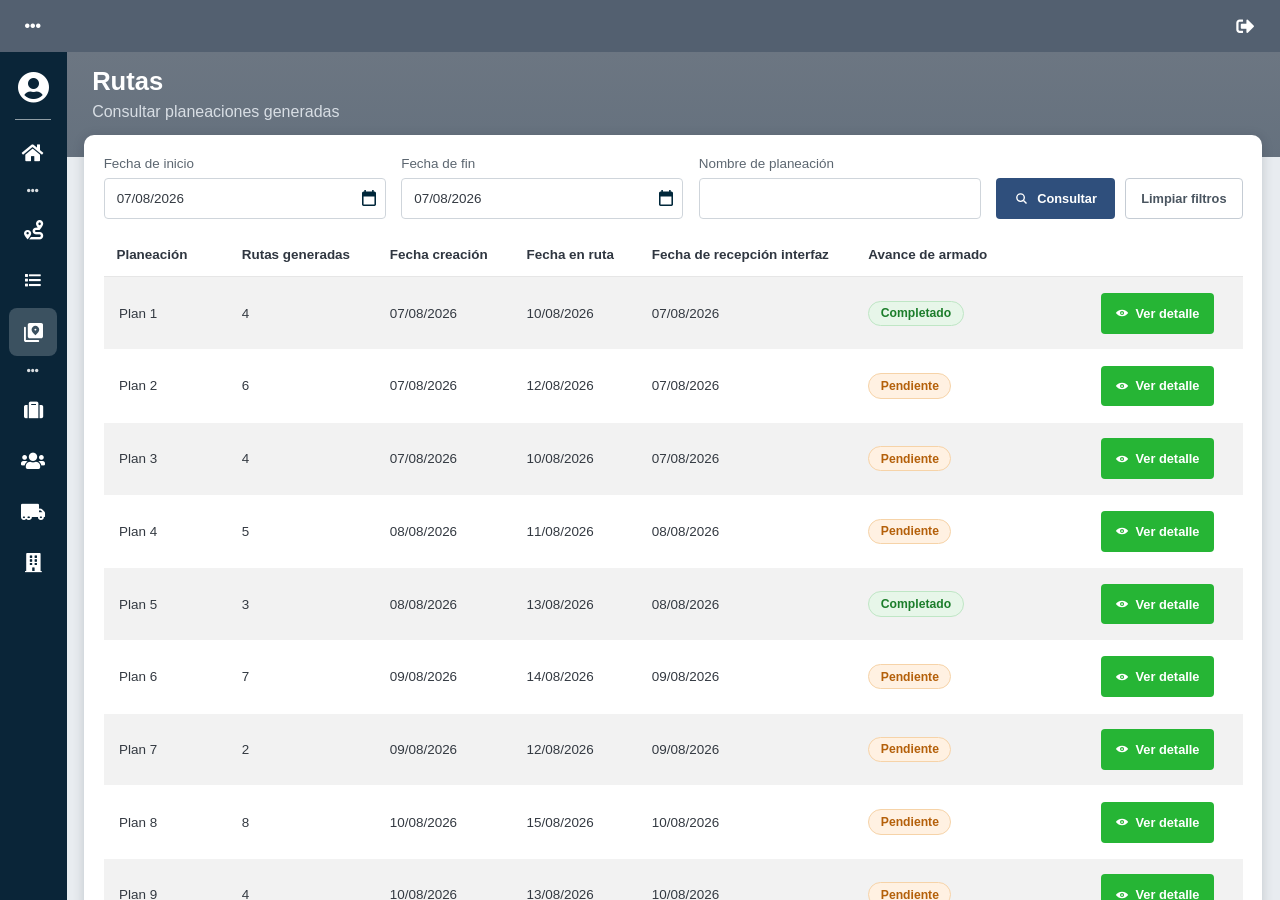
<file: index.html>
<!DOCTYPE html>
<html lang="es">
<head>
  <meta charset="UTF-8" />
  <meta name="viewport" content="width=device-width, initial-scale=1.0" />
  <title>Consultar planeaciones generadas</title>
  <link rel="stylesheet" href="sidebar-icons.css" />
  <link rel="stylesheet" href="styles.css" />
</head>
<body>
  <div class="desktop" role="img" aria-label="Ruteador - Netlogistik">
    <div class="app">
      <div class="app-chrome" aria-hidden="false">
        <div class="sidebar-top">
          <button class="icon-btn" type="button" aria-label="Menú">
            <i class="fa fa-ellipsis-h" aria-hidden="true"></i>
          </button>
        </div>
        <header class="topbar">
          <button class="icon-btn logout" type="button" aria-label="Salir">
            <i class="fa fa-sign-out-alt" aria-hidden="true"></i>
          </button>
        </header>
      </div>

      <div class="app-body">
      <aside class="sidebar" aria-label="Navegación principal">
        <nav class="sidebar-nav" aria-label="Módulos">
          <button class="nav-item nav-profile" type="button" aria-label="Perfil">
            <i class="fa fa-user-circle" aria-hidden="true"></i>
          </button>

          <div class="nav-rule" aria-hidden="true"></div>

          <button class="nav-item" type="button" aria-label="Inicio">
            <i class="fas fa-home" aria-hidden="true"></i>
          </button>

          <div class="nav-dots" aria-hidden="true" title="Rutas">
            <i class="fa fa-ellipsis-h" aria-hidden="true"></i>
          </div>

          <button class="nav-item" type="button" aria-label="Generar rutas">
            <i class="fas fa-route" aria-hidden="true"></i>
          </button>
          <button class="nav-item" type="button" aria-label="Consultar planeaciones generadas">
            <i class="fas fa-list" aria-hidden="true"></i>
          </button>
          <button class="nav-item is-active" type="button" aria-label="Mapa" aria-current="page">
            <img class="nav-icon-svg" src="icon-consultar.svg" alt="" width="18" height="18" />
          </button>

          <div class="nav-dots" aria-hidden="true" title="Configuración">
            <i class="fa fa-ellipsis-h" aria-hidden="true"></i>
          </div>

          <button class="nav-item" type="button" aria-label="Clientes">
            <i class="fas fa-suitcase" aria-hidden="true"></i>
          </button>
          <button class="nav-item" type="button" aria-label="Usuarios">
            <i class="fas fa-users" aria-hidden="true"></i>
          </button>
          <button class="nav-item" type="button" aria-label="Tipo de vehículos">
            <i class="fas fa-truck-moving" aria-hidden="true"></i>
          </button>
          <button class="nav-item" type="button" aria-label="Almacenes">
            <i class="fas fa-building" aria-hidden="true"></i>
          </button>
        </nav>
      </aside>

      <div class="main">
        <div class="main-scroll">
          <div class="page-banner" id="page-banner">
            <section class="page-header">
              <div class="page-header-text">
                <h1 id="page-title">Rutas</h1>
                <p id="page-subtitle">Consultar planeaciones generadas</p>
              </div>
              <button id="btn-regresar" class="btn-regresar" type="button" hidden>
                <svg viewBox="0 0 24 24" width="14" height="14" fill="none" stroke="currentColor" stroke-width="2.4" aria-hidden="true">
                  <path d="M15 18l-6-6 6-6"/>
                </svg>
                Regresar
              </button>
            </section>
          </div>

        <!-- Lista de planeaciones -->
        <div class="content" id="view-list">
          <div class="card">
            <form class="filters" onsubmit="return false;">
              <div class="field">
                <label for="fecha-inicio">Fecha de inicio</label>
                <div class="input-wrap">
                  <input id="fecha-inicio" type="text" value="07/08/2026" readonly />
                  <span class="input-icon" aria-hidden="true">
                    <img
                      class="icon-date"
                      src="icon-date-picker.svg"
                      alt=""
                      width="16"
                      height="18"
                    />
                  </span>
                </div>
              </div>

              <div class="field">
                <label for="fecha-fin">Fecha de fin</label>
                <div class="input-wrap">
                  <input id="fecha-fin" type="text" value="07/08/2026" readonly />
                  <span class="input-icon" aria-hidden="true">
                    <img
                      class="icon-date"
                      src="icon-date-picker.svg"
                      alt=""
                      width="16"
                      height="18"
                    />
                  </span>
                </div>
              </div>

              <div class="field field-wide">
                <label for="nombre-plan">Nombre de planeación</label>
                <div class="input-wrap">
                  <input id="nombre-plan" type="text" />
                </div>
              </div>

              <div class="field field-action">
                <label class="sr-only" for="btn-consultar">Consultar</label>
                <div class="filter-actions">
                  <button id="btn-consultar" class="btn-consultar" type="submit">
                    <svg viewBox="0 0 24 24" width="15" height="15" fill="none" stroke="currentColor" stroke-width="2.2" aria-hidden="true">
                      <circle cx="10.5" cy="10.5" r="6"/>
                      <path d="M15.2 15.2 20 20"/>
                    </svg>
                    Consultar
                  </button>
                  <button id="btn-limpiar-filtros" class="btn-limpiar" type="button">
                    Limpiar filtros
                  </button>
                </div>
              </div>
            </form>

            <div class="table-wrap">
              <table class="plans-table">
                <thead>
                  <tr>
                    <th>Planeación</th>
                    <th>Rutas generadas</th>
                    <th>Fecha creación</th>
                    <th>Fecha en ruta</th>
                    <th class="th-recep">Fecha de recepción interfaz</th>
                    <th class="th-avance">Avance de armado</th>
                    <th class="th-actions"></th>
                  </tr>
                </thead>
                <tbody id="plans-tbody"></tbody>
              </table>
            </div>

            <nav class="pagination" aria-label="Paginación de planeaciones">
              <div class="pagination-left">
                <label class="page-size-label" for="plans-page-size">
                  Registros por página
                  <select id="plans-page-size" class="page-size-select">
                    <option value="25" selected>25</option>
                    <option value="50">50</option>
                    <option value="100">100</option>
                  </select>
                </label>
                <p class="pagination-info" id="pagination-info">Mostrando 0–0 de 0</p>
              </div>
              <div class="pagination-controls">
                <button type="button" class="page-btn page-nav" id="page-prev" aria-label="Página anterior">‹</button>
                <div class="page-numbers" id="page-numbers"></div>
                <button type="button" class="page-btn page-nav" id="page-next" aria-label="Página siguiente">›</button>
              </div>
            </nav>
          </div>
        </div>

        <!-- Detalle de planeación -->
        <div class="content content-detail" id="view-detail" hidden>
          <div class="detail-stack">
            <section class="card card-compact">
              <h2 class="card-title">Indicadores de ruta</h2>
              <div class="indicators" id="detail-indicators">
                <div class="indicator">
                  <span class="indicator-label">Órdenes totales seleccionadas</span>
                  <div class="indicator-value" data-key="selected">10</div>
                </div>
                <div class="indicator">
                  <span class="indicator-label">Órdenes totales asignadas</span>
                  <div class="indicator-value" data-key="assigned">10</div>
                </div>
                <div class="indicator">
                  <span class="indicator-label">Órdenes totales divididas</span>
                  <div class="indicator-value" data-key="split">0</div>
                </div>
                <div class="indicator">
                  <span class="indicator-label">Órdenes totales descartadas</span>
                  <a
                    class="indicator-value indicator-link"
                    href="#card-discarded"
                    id="indicator-discarded-link"
                    data-key="discarded"
                  >0</a>
                </div>
                <div class="indicator">
                  <span class="indicator-label">Porcentaje de órdenes asignadas</span>
                  <div class="indicator-value" data-key="pct">100%</div>
                </div>
                <div class="indicator">
                  <span class="indicator-label">Cantidad de rutas generadas</span>
                  <div class="indicator-value" data-key="routes">2</div>
                </div>
              </div>
            </section>

            <section class="card card-compact card-routes">
              <h2 class="card-title">Rutas generadas</h2>
              <p class="routes-hint">
                <svg class="routes-hint-icon" viewBox="0 0 24 24" width="16" height="16" aria-hidden="true">
                  <circle cx="12" cy="12" r="9" fill="none" stroke="currentColor" stroke-width="1.8"/>
                  <path d="M12 10.5v6" fill="none" stroke="currentColor" stroke-width="1.8" stroke-linecap="round"/>
                  <circle cx="12" cy="7.5" r="1.1" fill="currentColor"/>
                </svg>
                <span><strong>Para que las órdenes vuelvan a estar disponibles</strong>, debes rechazar la ruta a la que están ligadas.</span>
              </p>
              <div class="routes-table-shell">
                <div class="table-wrap table-scroll routes-scroll">
                  <table class="detail-table routes-table">
                    <thead>
                      <tr>
                        <th class="th-expand"></th>
                        <th class="th-check">
                          <input type="checkbox" id="routes-check-all" aria-label="Seleccionar todas" />
                        </th>
                        <th>ID de ruta</th>
                        <th>Tipo de vehículo</th>
                        <th>Placas</th>
                        <th>Vol. máx. vehículo (m³)</th>
                        <th>Peso máx. vehículo (kg)</th>
                        <th>Vol. real de ruta (m³)</th>
                        <th>Peso real de ruta (kg)</th>
                        <th>Porcentaje de utilización por peso</th>
                        <th>Órdenes en la ruta</th>
                        <th class="th-action">Aceptar</th>
                        <th class="th-action">Rechazar</th>
                      </tr>
                    </thead>
                    <tbody id="routes-tbody"></tbody>
                  </table>
                </div>
              </div>
              <div class="detail-actions" role="toolbar" aria-label="Acciones sobre rutas seleccionadas">
                <div class="routes-bulk-actions">
                  <div class="routes-bulk-btn-wrap">
                    <span class="routes-selection-badge" data-selection-badge hidden aria-hidden="true">0</span>
                    <button type="button" class="btn-aceptar" id="btn-bulk-accept" disabled>
                      <svg viewBox="0 0 24 24" width="14" height="14" fill="none" stroke="currentColor" stroke-width="2.6" aria-hidden="true">
                        <path d="M5 12l5 5L20 7"/>
                      </svg>
                      Aceptar
                    </button>
                  </div>
                  <div class="routes-bulk-btn-wrap">
                    <span class="routes-selection-badge" data-selection-badge hidden aria-hidden="true">0</span>
                    <button type="button" class="btn-rechazar" id="btn-bulk-reject" disabled>
                      <svg viewBox="0 0 24 24" width="14" height="14" fill="none" stroke="currentColor" stroke-width="2.4" aria-hidden="true">
                        <circle cx="12" cy="12" r="9"/>
                        <path d="M8.5 8.5l7 7M15.5 8.5l-7 7"/>
                      </svg>
                      Rechazar
                    </button>
                  </div>
                </div>
              </div>
              <nav class="pagination pagination-inline" aria-label="Paginación de rutas" id="routes-pagination">
                <div class="pagination-left">
                  <label class="page-size-label" for="routes-page-size">
                    Registros por página
                    <select id="routes-page-size" class="page-size-select">
                      <option value="25" selected>25</option>
                      <option value="50">50</option>
                      <option value="100">100</option>
                    </select>
                  </label>
                  <p class="pagination-info" id="routes-pagination-info">Mostrando 0–0 de 0</p>
                </div>
                <div class="pagination-controls">
                  <button type="button" class="page-btn page-nav" id="routes-page-prev" aria-label="Página anterior">‹</button>
                  <div class="page-numbers" id="routes-page-numbers"></div>
                  <button type="button" class="page-btn page-nav" id="routes-page-next" aria-label="Página siguiente">›</button>
                </div>
              </nav>
            </section>

            <section class="card card-compact" id="card-discarded">
              <h2 class="card-title">Órdenes descartadas</h2>
              <div class="discarded-summary">
                <div class="indicator">
                  <span class="indicator-label">Total de órdenes descartadas</span>
                  <div class="indicator-value" id="discarded-total">0</div>
                </div>
                <div class="indicator">
                  <span class="indicator-label">Porcentaje de órdenes rechazadas</span>
                  <div class="indicator-value" id="discarded-pct">0%</div>
                </div>
              </div>
              <div class="table-wrap discarded-table-wrap">
                <table class="detail-table discarded-table">
                  <thead>
                    <tr>
                      <th>ID de la orden</th>
                      <th>Peso (kg)</th>
                      <th>Volumen (m³)</th>
                      <th>Clase de entrega</th>
                      <th>Familia / Familias</th>
                      <th>Razón del descarte</th>
                    </tr>
                  </thead>
                  <tbody id="discarded-tbody"></tbody>
                </table>
              </div>
              <nav class="pagination pagination-inline" aria-label="Paginación de órdenes descartadas" id="discarded-pagination">
                <div class="pagination-left">
                  <label class="page-size-label" for="discarded-page-size">
                    Registros por página
                    <select id="discarded-page-size" class="page-size-select">
                      <option value="25" selected>25</option>
                      <option value="50">50</option>
                      <option value="100">100</option>
                    </select>
                  </label>
                  <p class="pagination-info" id="discarded-pagination-info">Mostrando 0–0 de 0</p>
                </div>
                <div class="pagination-controls">
                  <button type="button" class="page-btn page-nav" id="discarded-page-prev" aria-label="Página anterior">‹</button>
                  <div class="page-numbers" id="discarded-page-numbers"></div>
                  <button type="button" class="page-btn page-nav" id="discarded-page-next" aria-label="Página siguiente">›</button>
                </div>
              </nav>
            </section>
          </div>
        </div>
        </div>
      </div>
      </div>
    </div>
  </div>

  <div class="modal-overlay" id="confirm-modal" hidden>
    <div class="modal" role="dialog" aria-modal="true" aria-labelledby="confirm-modal-title">
      <header class="modal-header">
        <div class="modal-header-text">
          <h2 class="modal-title" id="confirm-modal-title">Aceptar ruta</h2>
          <p class="modal-lead" id="confirm-modal-lead"></p>
        </div>
        <button type="button" class="modal-close" id="confirm-modal-close" aria-label="Cerrar">
          <svg viewBox="0 0 24 24" width="18" height="18" fill="none" stroke="currentColor" stroke-width="2.2" aria-hidden="true">
            <path d="M6 6l12 12M18 6L6 18"/>
          </svg>
        </button>
      </header>
      <div class="modal-body" id="confirm-modal-body"></div>
      <footer class="modal-footer">
        <button type="button" class="btn-modal-cancel" id="confirm-modal-cancel">Cancelar</button>
        <button type="button" class="btn-modal-continue" id="confirm-modal-continue">Continuar</button>
      </footer>
    </div>
  </div>

  <div class="modal-overlay" id="success-modal" hidden>
    <div class="modal modal-success" role="dialog" aria-modal="true" aria-labelledby="success-modal-title">
      <div class="success-content">
        <div class="success-icon" aria-hidden="true">
          <svg viewBox="0 0 72 72" width="72" height="72">
            <circle cx="36" cy="36" r="32" fill="none" stroke="#9fd6a8" stroke-width="3"/>
            <path d="M22 37.5l9 9 19-22" fill="none" stroke="#26b535" stroke-width="4.5" stroke-linecap="round" stroke-linejoin="round"/>
          </svg>
        </div>
        <h2 class="success-title" id="success-modal-title">¡Listo!</h2>
        <p class="success-message" id="success-modal-message">La ruta ha sido aceptada.</p>
        <button type="button" class="btn-success-ok" id="success-modal-ok">OK</button>
      </div>
    </div>
  </div>

  <script src="app.js"></script>
</body>
</html>
</file>
<file: sidebar-icons.css>
@font-face{font-family:"Font Awesome 5 Free";font-style:normal;font-weight:900;src:url("./fa-solid-900.woff2") format("woff2"),url("./fa-solid-900.woff") format("woff")}
@font-face{font-family:"Font Awesome 5 Free";font-style:normal;font-weight:400;src:url("./fa-regular-400.woff2") format("woff2"),url("./fa-regular-400.woff") format("woff")}
.fa,.fas,.far{display:inline-block;font-style:normal;font-variant:normal;text-rendering:auto;-webkit-font-smoothing:antialiased;line-height:1}
.fa,.fas{font-family:"Font Awesome 5 Free";font-weight:900}
.far{font-family:"Font Awesome 5 Free";font-weight:400}
.fa-home:before{content:"\f015"}
.fa-route:before{content:"\f4d7"}
.fa-list:before{content:"\f03a"}
.fa-map-marked:before{content:"\f59f"}
.fa-suitcase:before{content:"\f0f2"}
.fa-users:before{content:"\f0c0"}
.fa-truck-moving:before{content:"\f4df"}
.fa-building:before{content:"\f1ad"}
.fa-user-circle:before{content:"\f2bd"}
.fa-ellipsis-h:before{content:"\f141"}
.fa-sign-out-alt:before{content:"\f2f5"}
.fa-search:before{content:"\f002"}
.fa-eye:before{content:"\f06e"}
.fa-chevron-left:before{content:"\f053"}
.fa-chevron-right:before{content:"\f054"}
</file>
<file: styles.css>
/* Ruteador — prototipo fluido a pantalla completa */

:root {
  --sidebar-w: clamp(56px, 5.2vw, 78px);
  --topbar-h: clamp(40px, 4.2vw, 52px);
  --sidebar-bg: #0a2538;
  --sidebar-top: #536070;
  --banner-bg: #6c7682;
  --topbar-bg: #536070;
  --main-bg: #e8ecf0;
  --card-bg: #ffffff;
  --text-title: #ffffff;
  --text-subtitle: #d8dee4;
  --text-label: #5c6670;
  --text-body: #333941;
  --border-input: #cfd5db;
  --btn-consultar: #2f4f7c;
  --btn-consultar-hover: #274468;
  --shadow-card: 0 2px 12px rgba(20, 30, 40, 0.18);
  --font: "Segoe UI", Tahoma, Geneva, Verdana, sans-serif;
  --fs-title: clamp(22px, 2vw, 28px);
  --fs-subtitle: clamp(14px, 1.25vw, 18px);
  --fs-ui: clamp(13px, 1.05vw, 16px);
  --fs-th: clamp(13px, 1.05vw, 15px);
  --input-h: clamp(36px, 3.2vw, 44px);
  --btn-h: clamp(36px, 3.2vw, 44px);
}

*,
*::before,
*::after {
  box-sizing: border-box;
  margin: 0;
  padding: 0;
}

html,
body {
  width: 100%;
  height: 100%;
  overflow: hidden;
}

body {
  font-family: var(--font);
  background: #ffffff;
  color: var(--text-body);
  -webkit-font-smoothing: antialiased;
}

button,
input {
  font-family: inherit;
}

/* ——— Frame pantalla completa ——— */
.desktop {
  width: 100vw;
  height: 100vh;
  height: 100dvh;
  background: #ffffff;
  display: flex;
  flex-direction: column;
  overflow: hidden;
}

.app {
  flex: 1;
  min-height: 0;
  width: 100%;
  height: 100%;
  display: flex;
  flex-direction: column;
  background: var(--main-bg);
  line-height: normal;
  overflow: hidden;
}

.app-chrome {
  flex-shrink: 0;
  display: flex;
  width: 100%;
  height: var(--topbar-h);
  background: var(--topbar-bg);
  z-index: 50;
}

.app-chrome .sidebar-top {
  width: var(--sidebar-w);
  height: 100%;
  background: var(--sidebar-top);
  display: flex;
  align-items: center;
  justify-content: center;
  flex-shrink: 0;
}

.app-chrome .topbar {
  flex: 1;
  min-width: 0;
  height: 100%;
  background: var(--topbar-bg);
  display: flex;
  align-items: center;
  justify-content: flex-end;
  padding: 0 clamp(14px, 1.5vw, 24px);
  position: relative;
  z-index: 1;
}

.app-body {
  flex: 1;
  min-height: 0;
  display: flex;
  overflow: hidden;
}

/* ——— Sidebar (SVG nítido) ——— */
.sidebar {
  width: var(--sidebar-w);
  flex-shrink: 0;
  background: var(--sidebar-bg);
  display: flex;
  flex-direction: column;
  overflow: hidden;
}

.icon-btn {
  background: transparent;
  border: 0;
  color: #fff;
  width: 32px;
  height: 32px;
  display: grid;
  place-items: center;
  cursor: pointer;
  border-radius: 3px;
}

.icon-btn:hover {
  background: rgba(255, 255, 255, 0.1);
}

.sidebar-nav {
  flex: 1;
  min-height: 0;
  width: 100%;
  display: flex;
  flex-direction: column;
  align-items: center;
  gap: clamp(2px, 0.35vh, 6px);
  padding: clamp(10px, 1.2vh, 16px) 0 clamp(12px, 1.4vh, 20px);
  overflow: hidden;
}

.nav-item {
  width: clamp(38px, 4vw, 48px);
  height: clamp(38px, 4vw, 48px);
  border: 0;
  background: transparent;
  color: #fff;
  border-radius: 8px;
  display: grid;
  place-items: center;
  cursor: pointer;
  flex-shrink: 0;
  font-size: clamp(16px, 1.5vw, 20px);
}

.nav-item i {
  font-size: inherit;
  line-height: 1;
}

.nav-item .fa-list {
  font-size: 0.82em;
}

.nav-item .nav-icon-svg {
  width: clamp(16px, 1.5vw, 20px);
  height: clamp(16px, 1.5vw, 20px);
  display: block;
  object-fit: contain;
}

.nav-item.nav-profile {
  font-size: clamp(26px, 2.6vw, 32px);
}

.nav-item:hover {
  background: rgba(255, 255, 255, 0.1);
}

.nav-item.is-active {
  background: rgba(255, 255, 255, 0.2);
}

.nav-rule {
  width: clamp(28px, 3vw, 36px);
  height: 1px;
  background: rgba(255, 255, 255, 0.55);
  margin: clamp(4px, 0.6vh, 8px) 0;
  flex-shrink: 0;
}

.nav-dots {
  display: flex;
  align-items: center;
  justify-content: center;
  padding: clamp(4px, 0.6vh, 8px) 0;
  flex-shrink: 0;
  color: rgba(255, 255, 255, 0.85);
  font-size: 12px;
}

.icon-btn i {
  font-size: 16px;
  line-height: 1;
}

.logout i {
  font-size: 18px;
}

/* ——— Main ——— */
.main {
  flex: 1;
  min-width: 0;
  min-height: 0;
  display: flex;
  flex-direction: column;
  background: var(--main-bg);
  overflow: hidden;
}

.main-scroll {
  flex: 1;
  min-height: 0;
  overflow-x: hidden;
  overflow-y: auto;
  -webkit-overflow-scrolling: touch;
}

.page-banner {
  flex-shrink: 0;
  position: static;
  background: linear-gradient(
    180deg,
    var(--banner-bg) 0,
    #65717e 100%
  );
  color: var(--text-title);
}

.page-header {
  padding: clamp(10px, 1.2vw, 18px) clamp(20px, 2vw, 32px) clamp(24px, 2.8vw, 40px);
  display: flex;
  align-items: flex-start;
  justify-content: space-between;
  gap: 16px;
}

.page-header-text {
  min-width: 0;
}

.page-header h1 {
  font-size: var(--fs-title);
  font-weight: 600;
  line-height: 1.1;
  color: #fff;
}

.page-header p {
  margin-top: 6px;
  font-size: var(--fs-subtitle);
  font-weight: 400;
  line-height: 1.25;
  color: var(--text-subtitle);
}

.btn-regresar {
  height: var(--btn-h);
  min-height: var(--btn-h);
  margin-top: 4px;
  padding: 0 clamp(14px, 1.3vw, 20px);
  border: 0;
  border-radius: 4px;
  background: #e67e22;
  color: #fff;
  font-size: clamp(12.5px, 1vw, 15px);
  font-weight: 600;
  display: inline-flex;
  align-items: center;
  justify-content: center;
  gap: 6px;
  cursor: pointer;
  white-space: nowrap;
  flex-shrink: 0;
  box-sizing: border-box;
}

.btn-regresar[hidden] {
  display: none !important;
}

.btn-regresar:hover {
  background: #de7018;
}

.btn-regresar svg {
  flex-shrink: 0;
}

.content {
  flex: 0 0 auto;
  width: 100%;
  min-height: auto;
  padding: 0 clamp(12px, 1.4vw, 22px) clamp(12px, 1.4vw, 22px);
  margin-top: clamp(-22px, -2vw, -16px);
  display: flex;
  overflow: visible;
}

.content[hidden] {
  display: none !important;
}

.content-detail {
  overflow: visible;
  max-height: none;
}

.detail-stack {
  width: 100%;
  min-width: 0;
  display: flex;
  flex-direction: column;
  gap: clamp(12px, 1.2vw, 18px);
  padding-bottom: clamp(24px, 3vw, 40px);
}

.card {
  background: var(--card-bg);
  border-radius: 10px;
  box-shadow: var(--shadow-card);
  padding: clamp(16px, 1.6vw, 28px) clamp(14px, 1.5vw, 24px) clamp(12px, 1.2vw, 20px);
  width: 100%;
  min-width: 0;
  min-height: 0;
  display: flex;
  flex-direction: column;
  overflow: hidden;
}

.card-compact {
  flex: 0 0 auto;
  overflow: hidden;
  min-height: auto;
  min-width: 0;
}

.card-routes {
  display: flex;
  flex-direction: column;
  gap: 0;
  overflow: visible;
}

.card-title {
  font-size: clamp(15px, 1.2vw, 18px);
  font-weight: 600;
  color: #6a737c;
  margin-bottom: clamp(12px, 1.2vw, 18px);
}

.card-routes .card-title {
  margin-bottom: 6px;
}

.routes-hint {
  margin: 0 0 clamp(12px, 1.2vw, 18px);
  padding: 10px 12px;
  border-radius: 4px;
  background: #f7f7f7;
  border: 1px solid #ececec;
  color: #4a5560;
  font-size: clamp(12.5px, 1vw, 14px);
  line-height: 1.4;
  display: flex;
  align-items: flex-start;
  gap: 8px;
}

.routes-hint-icon {
  flex-shrink: 0;
  width: 16px;
  height: 16px;
  margin-top: 2px;
  color: #8a949e;
}

.indicators {
  display: grid;
  grid-template-columns: repeat(6, minmax(0, 1fr));
  gap: clamp(10px, 1.2vw, 18px);
  align-items: stretch;
}

.indicator {
  display: flex;
  flex-direction: column;
  gap: 8px;
  min-width: 0;
  height: 100%;
}

.indicator-label {
  font-size: clamp(12px, 1vw, 14px);
  color: #6a737c;
  font-weight: 500;
  line-height: 1.3;
  min-height: calc(1.3em * 2);
}

.indicator-value {
  background: #f0f2f4;
  border-radius: 4px;
  padding: clamp(10px, 1vw, 14px) clamp(12px, 1.1vw, 16px);
  font-size: clamp(14px, 1.15vw, 17px);
  font-weight: 600;
  color: #333941;
  text-align: center;
  margin-top: auto;
}

a.indicator-link {
  display: block;
  text-decoration: underline;
  text-underline-offset: 3px;
  color: #2f4f7c;
  cursor: pointer;
}

a.indicator-link:hover {
  color: #1f3a5c;
}

.discarded-summary {
  display: grid;
  grid-template-columns: repeat(4, minmax(0, 1fr));
  gap: clamp(10px, 1.2vw, 18px);
  margin-bottom: clamp(12px, 1.2vw, 18px);
  width: 100%;
}

#card-discarded {
  scroll-margin-top: 24px;
}

.discarded-summary .indicator:nth-child(n + 3) {
  display: none;
}

.discarded-table-wrap {
  width: 100%;
  max-width: 100%;
  overflow-x: hidden;
}

.discarded-table {
  width: 100%;
  table-layout: fixed;
}

.discarded-table thead th,
.discarded-table tbody td {
  white-space: normal;
  overflow-wrap: anywhere;
  word-break: break-word;
}

.discarded-table th:nth-child(1),
.discarded-table td:nth-child(1) { width: 12%; }
.discarded-table th:nth-child(2),
.discarded-table td:nth-child(2) { width: 10%; }
.discarded-table th:nth-child(3),
.discarded-table td:nth-child(3) { width: 10%; }
.discarded-table th:nth-child(4),
.discarded-table td:nth-child(4) { width: 14%; }
.discarded-table th:nth-child(5),
.discarded-table td:nth-child(5) { width: 18%; }
.discarded-table th:nth-child(6),
.discarded-table td:nth-child(6) { width: 36%; }

.discarded-table .td-discard-reason {
  white-space: normal;
  max-width: none;
  line-height: 1.35;
}

.table-scroll {
  overflow-x: auto;
  overflow-y: visible;
  -webkit-overflow-scrolling: touch;
  max-width: 100%;
}

.routes-table-shell {
  width: 100%;
  min-width: 0;
  max-width: 100%;
  border: 1px solid #e6eaf0;
  border-radius: 8px;
  background: #fff;
  overflow: hidden;
}

.routes-scroll {
  width: 100%;
  min-width: 0;
  max-width: 100%;
  display: block;
  --routes-viewport-w: 100%;
}

.detail-table {
  width: 100%;
  border-collapse: collapse;
  border-spacing: 0;
  font-size: var(--fs-ui);
  background: #fff;
}

.routes-table {
  width: max-content;
  min-width: 100%;
  border-collapse: separate;
  border-spacing: 0;
}

.detail-table thead th {
  text-align: left;
  font-weight: 700;
  color: #2f3640;
  font-size: clamp(12px, 0.95vw, 14px);
  line-height: 1.25;
  padding: clamp(8px, 0.8vw, 12px) clamp(8px, 0.8vw, 12px);
  white-space: nowrap;
  border: 0;
  border-bottom: 1px solid #e6e6e6;
  background: #fff;
}

.detail-table tbody tr td {
  padding: clamp(10px, 1vw, 14px) clamp(8px, 0.8vw, 12px);
  color: #333941;
  vertical-align: middle;
  white-space: nowrap;
  border: 0;
  border-bottom: 1px solid #fff;
  font-size: clamp(12px, 1vw, 14px);
}

.detail-table tbody tr:nth-child(odd):not(.route-expand-row):not(.route-row) td {
  background: #f2f2f2;
}

.detail-table tbody tr:nth-child(even):not(.route-expand-row):not(.route-row) td {
  background: #ffffff;
}

.routes-table tbody tr.route-row.is-odd td {
  background: #f2f2f2;
}

.routes-table tbody tr.route-row.is-even td {
  background: #ffffff;
}

.detail-table .th-expand,
.detail-table .td-expand {
  width: 36px;
  min-width: 36px;
  max-width: 36px;
  text-align: center;
  padding-left: 6px;
  padding-right: 4px;
}

.detail-table .th-check,
.detail-table .td-check {
  width: 36px;
  min-width: 36px;
  max-width: 36px;
  text-align: center;
}

/* Columnas fijas: expand + checkbox */
.routes-table .th-expand,
.routes-table .td-expand {
  position: sticky;
  left: 0;
  z-index: 3;
  background: #fff;
  box-shadow: 1px 0 0 #e6e6e6;
}

.routes-table .th-check,
.routes-table .td-check {
  position: sticky;
  left: 36px;
  z-index: 3;
  background: #fff;
  box-shadow: 2px 0 4px rgba(20, 30, 40, 0.08);
}

.routes-table thead .th-expand,
.routes-table thead .th-check {
  z-index: 4;
  background: #fff;
}

.routes-table tbody tr.route-row.is-odd .td-expand,
.routes-table tbody tr.route-row.is-odd .td-check {
  background: #f2f2f2;
}

.routes-table tbody tr.route-row.is-even .td-expand,
.routes-table tbody tr.route-row.is-even .td-check {
  background: #ffffff;
}

.detail-table input[type="checkbox"] {
  width: 15px;
  height: 15px;
  cursor: pointer;
  accent-color: #2f4f7c;
}

.btn-expand {
  width: 28px;
  height: 28px;
  border: 0;
  border-radius: 4px;
  background: transparent;
  color: #4a5560;
  display: inline-grid;
  place-items: center;
  cursor: pointer;
  padding: 0;
}

.btn-expand:hover {
  background: rgba(0, 0, 0, 0.06);
}

.btn-expand svg {
  transition: transform 0.15s ease;
}

.btn-expand.is-open svg {
  transform: rotate(90deg);
}

.td-orders-count {
  font-variant-numeric: tabular-nums;
  font-weight: 400;
  font-size: inherit;
  color: #333941;
  text-decoration: none;
}

.detail-table .th-action,
.detail-table .td-action {
  text-align: center;
  white-space: nowrap;
}

.btn-aceptar,
.btn-rechazar {
  height: var(--btn-h);
  min-height: var(--btn-h);
  padding: 0 clamp(12px, 1.1vw, 16px);
  border: 0;
  border-radius: 4px;
  color: #fff;
  font-size: clamp(12.5px, 1vw, 15px);
  font-weight: 600;
  display: inline-flex;
  align-items: center;
  justify-content: center;
  gap: 7px;
  cursor: pointer;
  white-space: nowrap;
  box-sizing: border-box;
}

.td-action .btn-aceptar,
.td-action .btn-rechazar {
  height: clamp(32px, 2.8vw, 38px);
  min-height: clamp(32px, 2.8vw, 38px);
  padding: 0 clamp(10px, 0.9vw, 14px);
  font-size: clamp(12px, 0.95vw, 14px);
}

.btn-aceptar {
  background: #26b535;
}

.btn-aceptar:hover:not(:disabled) {
  background: #1f9e2e;
}

.btn-rechazar {
  background: #e53935;
  box-shadow: 0 1px 0 rgba(0, 0, 0, 0.08);
}

.btn-rechazar:hover:not(:disabled) {
  background: #c62828;
}

.btn-aceptar:disabled,
.btn-rechazar:disabled {
  opacity: 0.45;
  cursor: not-allowed;
  box-shadow: none;
}

.btn-aceptar svg,
.btn-rechazar svg {
  flex-shrink: 0;
}

.detail-actions {
  display: flex;
  flex-direction: row;
  align-items: flex-start;
  justify-content: flex-start;
  gap: 10px;
  margin-top: clamp(12px, 1.1vw, 16px);
  padding: 0;
  background: transparent;
  border: 0;
  border-radius: 0;
  overflow: visible;
}

.routes-bulk-actions {
  display: inline-flex;
  align-items: center;
  justify-content: flex-start;
  gap: 10px;
  flex-wrap: nowrap;
  max-width: 100%;
  overflow: visible;
  margin-top: 8px;
  margin-right: 0;
}

.routes-bulk-btn-wrap {
  position: relative;
  display: inline-flex;
  overflow: visible;
}

.routes-selection-badge {
  position: absolute;
  top: 0;
  right: 0;
  z-index: 2;
  display: inline-flex;
  align-items: center;
  justify-content: center;
  min-width: 22px;
  height: 22px;
  padding: 0 6px;
  border-radius: 999px;
  background: #e53935;
  color: #fff;
  font-size: 11px;
  font-weight: 700;
  font-variant-numeric: tabular-nums;
  line-height: 1;
  box-shadow: 0 1px 3px rgba(0, 0, 0, 0.22);
  transform: translate(40%, -40%);
  pointer-events: none;
}

.routes-selection-badge[hidden] {
  display: none !important;
}

/* max-width:0 evita que el contenido del expand infle la tabla a ~1e6px */
.route-expand-row > td {
  background: #fff !important;
  white-space: normal !important;
  padding: 0 !important;
  border-bottom: 1px solid #e6e6e6 !important;
  overflow: visible !important;
  max-height: none !important;
  max-width: 0;
  vertical-align: top;
}

.route-orders-panel {
  position: sticky;
  left: 0;
  box-sizing: border-box;
  width: var(--routes-viewport-w, 100%);
  max-width: var(--routes-viewport-w, 100%);
  padding: 10px 12px 12px;
  background: #fff;
  overflow: visible;
  max-height: none;
}

.route-orders-heading {
  display: flex;
  flex-direction: row;
  flex-wrap: nowrap;
  align-items: baseline;
  gap: 10px;
  margin-bottom: 10px;
  padding: 0 2px 8px;
  border-bottom: 1px solid #e6e6e6;
}

.route-orders-title {
  font-size: clamp(13px, 1.05vw, 15px);
  font-weight: 700;
  color: #2f3640;
  line-height: 1.2;
  white-space: nowrap;
}

.route-orders-subtitle {
  font-size: clamp(12px, 0.95vw, 13px);
  color: #6a737c;
  font-weight: 500;
  line-height: 1.2;
  white-space: nowrap;
}

.stops-list {
  display: flex;
  flex-direction: column;
  gap: 10px;
  border: 0;
  overflow: visible;
  max-height: none;
}

.stop-block {
  background: #fff;
  border: 1px solid #e6e6e6;
  border-radius: 0;
  overflow: visible;
  max-height: none;
  box-shadow: none;
}

.stop-header {
  display: flex;
  flex-wrap: nowrap;
  align-items: center;
  gap: 10px;
  padding: 8px 12px;
  background: #f2f2f2;
  border-bottom: 1px solid #e6e6e6;
  min-width: 0;
}

.stop-destination-label {
  font-size: 11px;
  font-weight: 700;
  color: #6a737c;
  text-transform: none;
  letter-spacing: 0.02em;
  line-height: 1;
  white-space: nowrap;
  flex-shrink: 0;
}

.stop-destination {
  flex: 0 1 auto;
  min-width: 0;
  font-size: clamp(12px, 1vw, 14px);
  font-weight: 600;
  color: #333941;
  line-height: 1.2;
  white-space: nowrap;
  overflow: hidden;
  text-overflow: ellipsis;
}

.stop-orders-count {
  margin-top: 0;
  margin-left: 0;
  font-size: clamp(12px, 0.95vw, 13px);
  color: #6a737c;
  font-weight: 500;
  line-height: 1;
  white-space: nowrap;
  flex: 0 0 auto;
}

.orders-table-wrap {
  width: 100%;
  max-width: 100%;
  overflow-x: auto;
  overflow-y: visible;
  max-height: none;
}

.orders-table {
  width: max-content;
  min-width: 100%;
  max-width: none;
  table-layout: auto;
  border-collapse: collapse;
  border-spacing: 0;
  background: #fff;
  font-size: var(--fs-ui);
}

.route-orders-panel .orders-table thead th {
  text-align: left;
  font-weight: 700;
  color: #2f3640;
  font-size: clamp(12px, 0.95vw, 13px);
  line-height: 1.2;
  padding: 8px 10px;
  border: 0;
  border-bottom: 1px solid #e6e6e6;
  white-space: nowrap;
  background: #fff;
  vertical-align: middle;
}

.route-orders-panel .orders-table tbody td {
  padding: 8px 10px;
  border: 0;
  border-bottom: 1px solid #fff;
  white-space: nowrap !important;
  overflow: visible;
  word-break: normal;
  color: #333941;
  vertical-align: middle;
  font-size: clamp(12px, 1vw, 14px);
  line-height: 1.2;
  max-width: none;
}

.orders-table tbody tr:last-child td {
  border-bottom: 0;
}

.orders-table tbody tr:nth-child(odd) td {
  background: #f2f2f2;
}

.orders-table tbody tr:nth-child(even) td {
  background: #ffffff;
}

.orders-table tbody tr.is-child td {
  background: #eef2f7;
  color: #333941;
}

.orders-table .td-order-id {
  font-weight: 700;
  font-variant-numeric: tabular-nums;
  color: #2f3640;
}

.order-badge {
  display: inline-flex;
  align-items: center;
  min-height: 20px;
  padding: 0 8px;
  border-radius: 4px;
  font-size: 11px;
  font-weight: 700;
  line-height: 1;
  white-space: nowrap;
}

.order-badge-child {
  background: #2f4f7c;
  color: #fff;
}

.order-badge-plain {
  background: #e8ebef;
  color: #4a5560;
}

.pagination-inline {
  margin-top: clamp(10px, 1vw, 14px);
}

@media (max-width: 700px) {
  .stop-header {
    gap: 8px;
  }

  .detail-actions {
    align-items: flex-start;
  }

  .routes-bulk-actions {
    display: inline-flex;
    width: auto;
  }

  .routes-bulk-actions .btn-aceptar,
  .routes-bulk-actions .btn-rechazar {
    flex: 0 0 auto;
  }
}

@media (max-width: 1100px) {
  .indicators {
    grid-template-columns: repeat(3, minmax(0, 1fr));
  }
}

@media (max-width: 900px) {
  .indicators {
    grid-template-columns: 1fr 1fr;
  }

  .discarded-summary {
    grid-template-columns: 1fr 1fr;
  }
}

@media (max-width: 560px) {
  .indicators,
  .discarded-summary {
    grid-template-columns: 1fr;
  }

  .page-header {
    flex-direction: column;
    align-items: stretch;
  }

  .btn-regresar {
    align-self: flex-start;
  }
}

/* ——— Filters ——— */
.filters {
  display: grid;
  grid-template-columns: minmax(0, 1fr) minmax(0, 1fr) minmax(0, 1fr) auto;
  gap: clamp(10px, 1vw, 16px) clamp(12px, 1.2vw, 20px);
  align-items: end;
  margin-bottom: clamp(14px, 1.4vw, 22px);
  width: 100%;
  flex-shrink: 0;
}

.filter-actions {
  display: flex;
  align-items: center;
  gap: 10px;
  flex-wrap: wrap;
}

.btn-limpiar {
  height: var(--btn-h);
  min-height: var(--btn-h);
  padding: 0 clamp(14px, 1.2vw, 18px);
  border: 1px solid #c5ccd4;
  border-radius: 4px;
  background: #fff;
  color: #4a5560;
  font-size: clamp(12.5px, 1vw, 15px);
  font-weight: 600;
  display: inline-flex;
  align-items: center;
  justify-content: center;
  cursor: pointer;
  white-space: nowrap;
  box-sizing: border-box;
}

.btn-limpiar:hover {
  background: #f3f5f7;
  border-color: #aeb6bf;
}

.field {
  display: flex;
  flex-direction: column;
  gap: 7px;
  min-width: 0;
}

.field label {
  font-size: var(--fs-ui);
  color: var(--text-label);
  font-weight: 500;
}

.input-wrap {
  position: relative;
  display: flex;
  align-items: center;
  min-width: 0;
}

.input-wrap input {
  width: 100%;
  min-width: 0;
  height: var(--input-h);
  border: 1px solid var(--border-input);
  border-radius: 4px;
  padding: 0 36px 0 12px;
  font-size: var(--fs-ui);
  color: var(--text-body);
  background: #fff;
  outline: none;
}

.field-wide .input-wrap input {
  padding-right: 12px;
}

.input-icon {
  position: absolute;
  right: 10px;
  color: #3a4652;
  display: grid;
  place-items: center;
  pointer-events: none;
}

.input-icon .icon-date {
  width: 14px;
  height: 16px;
  display: block;
  object-fit: contain;
}

.btn-consultar {
  height: var(--btn-h);
  min-height: var(--btn-h);
  padding: 0 clamp(16px, 1.4vw, 22px);
  border: 0;
  border-radius: 4px;
  background: var(--btn-consultar);
  color: #fff;
  font-size: clamp(12.5px, 1vw, 15px);
  font-weight: 600;
  display: inline-flex;
  align-items: center;
  justify-content: center;
  gap: 8px;
  cursor: pointer;
  white-space: nowrap;
  box-sizing: border-box;
}

.btn-consultar:hover {
  background: var(--btn-consultar-hover);
}

.sr-only {
  position: absolute;
  width: 1px;
  height: 1px;
  padding: 0;
  margin: -1px;
  overflow: hidden;
  clip: rect(0, 0, 0, 0);
  border: 0;
}

/* ——— Table ——— */
.table-wrap {
  width: 100%;
  min-width: 0;
  flex: 0 0 auto;
  overflow: visible;
}

.table-wrap.table-scroll {
  overflow-x: auto;
  overflow-y: visible;
}

.plans-table {
  width: 100%;
  table-layout: fixed;
  border-collapse: collapse;
  border-spacing: 0;
  font-size: var(--fs-ui);
  background: #fff;
}

.plans-table th:nth-child(1),
.plans-table td:nth-child(1) { width: 11%; }
.plans-table th:nth-child(2),
.plans-table td:nth-child(2) { width: 13%; }
.plans-table th:nth-child(3),
.plans-table td:nth-child(3) { width: 12%; }
.plans-table th:nth-child(4),
.plans-table td:nth-child(4) { width: 11%; }
.plans-table th:nth-child(5),
.plans-table td:nth-child(5) { width: 19%; }
.plans-table th:nth-child(6),
.plans-table td:nth-child(6) { width: 19%; }
.plans-table th:nth-child(7),
.plans-table td:nth-child(7) { width: clamp(120px, 12vw, 160px); }

.plans-table thead tr {
  background: #fff;
}

.plans-table thead th {
  text-align: left;
  font-weight: 700;
  color: #2f3640;
  font-size: var(--fs-th);
  line-height: 1.25;
  padding: clamp(8px, 0.8vw, 12px) clamp(10px, 1vw, 14px) clamp(10px, 1vw, 14px);
  white-space: nowrap;
  overflow: visible;
  border: 0;
  border-bottom: 1px solid #e6e6e6;
  background: #fff;
}

.plans-table thead th.th-recep {
  white-space: nowrap;
}

.plans-table tbody tr td {
  padding: clamp(12px, 1.2vw, 18px) clamp(10px, 1vw, 14px);
  color: #333941;
  vertical-align: middle;
  white-space: nowrap;
  overflow: hidden;
  font-size: var(--fs-ui);
  font-weight: 400;
  border: 0;
  border-bottom: 1px solid #fff;
}

.plans-table tbody tr:nth-child(odd) td {
  background: #f2f2f2;
}

.plans-table tbody tr:nth-child(even) td {
  background: #ffffff;
}

.plans-table tbody tr td:first-child {
  padding-left: clamp(12px, 1.2vw, 18px);
}

.plans-table tbody tr td:last-child {
  text-align: center;
  overflow: visible;
}

.plans-table tbody tr td:nth-child(6) {
  text-align: left;
}

.progress {
  display: flex;
  flex-direction: column;
  align-items: center;
  justify-content: center;
  gap: 7px;
  width: 100%;
  max-width: clamp(100px, 10vw, 140px);
  margin: 0 auto;
}

.progress-compact {
  max-width: clamp(120px, 14vw, 180px);
  gap: 5px;
}

.progress-label {
  font-size: clamp(12px, 1vw, 14px);
  font-weight: 600;
  color: #4a5560;
  line-height: 1;
  text-align: center;
}

.progress-track {
  width: 100%;
  height: clamp(8px, 0.85vw, 11px);
  background: #ebebeb;
  border: 1px solid #fff;
  border-radius: 999px;
  overflow: hidden;
  box-shadow:
    0 0 0 1px rgba(0, 0, 0, 0.04),
    inset 0 1px 1px rgba(0, 0, 0, 0.06);
}

.progress-fill {
  height: 100%;
  border-radius: 999px;
}

.fill-green {
  background: #26b535;
}

.fill-blue {
  background: #455b73;
}

.fill-empty {
  width: 5px;
  background: #b0b0b0;
}

.chip-avance {
  display: inline-flex;
  align-items: center;
  min-height: clamp(22px, 2vw, 26px);
  padding: 0 clamp(10px, 0.9vw, 14px);
  border: 1px solid transparent;
  border-radius: 999px;
  font-size: clamp(11px, 0.95vw, 13px);
  font-weight: 700;
  line-height: 1;
  white-space: nowrap;
}

.chip-avance-done {
  background: #e7f6e9;
  border-color: #bfe6c5;
  color: #1c7d2b;
}

.chip-avance-pending {
  background: #fff1e2;
  border-color: #f6d3a8;
  color: #b4600a;
}

.btn-detalle {
  height: var(--btn-h);
  min-height: var(--btn-h);
  padding: 0 clamp(12px, 1.1vw, 16px);
  border: 0;
  border-radius: 4px;
  background: #26b535;
  color: #fff;
  font-size: clamp(12.5px, 1vw, 15px);
  font-weight: 600;
  display: inline-flex;
  align-items: center;
  justify-content: center;
  gap: 6px;
  cursor: pointer;
  white-space: nowrap;
  box-sizing: border-box;
}

.btn-detalle:hover {
  background: #1f9e2e;
}

.btn-detalle svg {
  flex-shrink: 0;
  width: clamp(14px, 1.1vw, 18px);
  height: clamp(14px, 1.1vw, 18px);
}

/* ——— Paginación ——— */
.pagination {
  display: flex;
  align-items: center;
  justify-content: flex-end;
  gap: 16px;
  flex-shrink: 0;
  margin-top: clamp(8px, 0.8vw, 12px);
  padding-top: clamp(8px, 0.8vw, 12px);
  border-top: 1px solid #e8e8e8;
  line-height: normal;
  position: relative;
  flex-wrap: wrap;
}

.pagination-left {
  display: flex;
  align-items: center;
  gap: 14px;
  flex-wrap: wrap;
  min-width: 0;
}

.page-size-label {
  display: inline-flex;
  align-items: center;
  gap: 8px;
  font-size: clamp(12px, 1vw, 14px);
  color: #5c6670;
  font-weight: 500;
  white-space: nowrap;
}

.page-size-select {
  height: var(--btn-h);
  min-height: var(--btn-h);
  min-width: 72px;
  padding: 0 28px 0 10px;
  border: 1px solid #d0d5db;
  border-radius: 4px;
  background: #fff url("data:image/svg+xml,%3Csvg xmlns='http://www.w3.org/2000/svg' width='12' height='8' viewBox='0 0 12 8'%3E%3Cpath fill='%235c6670' d='M1 1l5 5 5-5'/%3E%3C/svg%3E") no-repeat right 10px center;
  color: #333941;
  font-size: clamp(12.5px, 1vw, 14px);
  font-weight: 600;
  appearance: none;
  cursor: pointer;
  box-sizing: border-box;
}

.page-size-select:hover,
.page-size-select:focus {
  border-color: #b8c0c8;
  outline: none;
}

.pagination-info {
  font-size: clamp(12px, 1vw, 14px);
  color: #5c6670;
  white-space: nowrap;
  margin: 0;
}

.pagination-controls {
  display: flex;
  align-items: center;
  gap: 6px;
}

.page-numbers {
  display: flex;
  align-items: center;
  gap: 4px;
}

.page-btn {
  min-width: var(--btn-h);
  width: var(--btn-h);
  height: var(--btn-h);
  min-height: var(--btn-h);
  padding: 0;
  border: 1px solid #d0d5db;
  border-radius: 4px;
  background: #fff;
  color: #333941;
  font-size: clamp(12.5px, 1vw, 15px);
  font-weight: 600;
  cursor: pointer;
  display: inline-flex;
  align-items: center;
  justify-content: center;
  box-sizing: border-box;
}

.page-btn.page-nav {
  font-size: clamp(18px, 1.5vw, 22px);
  font-weight: 500;
  line-height: 1;
}

.page-btn:hover:not(:disabled):not(.is-active) {
  background: #f3f5f7;
  border-color: #b8c0c8;
}

.page-btn.is-active {
  background: #2f4f7c;
  border-color: #2f4f7c;
  color: #fff;
  cursor: default;
}

.page-btn:disabled {
  opacity: 0.4;
  cursor: not-allowed;
}

@media (max-width: 900px) {
  .filters {
    grid-template-columns: 1fr 1fr;
  }

  .field-action {
    grid-column: 1 / -1;
  }

  .pagination {
    flex-direction: column;
    align-items: flex-end;
    gap: 10px;
  }

  .pagination-left {
    justify-content: flex-end;
  }

  .pagination-controls {
    margin-left: 0;
    justify-content: flex-end;
  }
}

/* ——— Modal de confirmación ——— */
.modal-overlay {
  position: fixed;
  inset: 0;
  z-index: 1000;
  display: grid;
  place-items: center;
  padding: 24px;
  background: rgba(20, 30, 40, 0.45);
}

.modal-overlay[hidden] {
  display: none !important;
}

.modal {
  width: min(560px, 100%);
  background: #fff;
  border-radius: 6px;
  box-shadow: 0 12px 40px rgba(20, 30, 40, 0.28);
  display: flex;
  flex-direction: column;
  max-height: min(90vh, 640px);
  overflow: hidden;
}

.modal-header {
  display: flex;
  align-items: flex-start;
  justify-content: space-between;
  gap: 16px;
  padding: 22px 24px 18px;
  border-bottom: 1px solid #e6e6e6;
}

.modal-header-text {
  min-width: 0;
  flex: 1;
}

.modal-title {
  font-size: clamp(18px, 1.5vw, 22px);
  font-weight: 700;
  color: #2f3640;
  line-height: 1.25;
  margin: 0;
}

.modal-lead {
  margin-top: 10px;
  font-size: clamp(13px, 1.05vw, 15px);
  color: #5c6670;
  line-height: 1.45;
}

.modal-lead:empty {
  display: none;
}

.modal-lead strong {
  color: #2f3640;
  font-weight: 700;
}

.modal-close {
  flex-shrink: 0;
  width: 32px;
  height: 32px;
  border: 0;
  background: transparent;
  color: #6a737c;
  border-radius: 4px;
  display: grid;
  place-items: center;
  cursor: pointer;
}

.modal-close:hover {
  background: #f2f4f6;
  color: #2f3640;
}

.modal-body {
  padding: 18px 24px;
  color: #333941;
  font-size: clamp(14px, 1.15vw, 16px);
  line-height: 1.55;
  overflow: auto;
}

.modal-body p {
  margin: 0;
}

.modal-body p + p {
  margin-top: 14px;
}

.modal-footer {
  display: flex;
  align-items: center;
  justify-content: flex-end;
  gap: 10px;
  padding: 16px 24px 20px;
  border-top: 1px solid #e6e6e6;
}

.btn-modal-cancel,
.btn-modal-continue {
  height: var(--btn-h);
  min-height: var(--btn-h);
  padding: 0 18px;
  border-radius: 4px;
  font-size: clamp(12.5px, 1vw, 15px);
  font-weight: 600;
  cursor: pointer;
  display: inline-flex;
  align-items: center;
  justify-content: center;
  box-sizing: border-box;
}

.btn-modal-cancel {
  border: 1px solid #cfd5db;
  background: #fff;
  color: #333941;
}

.btn-modal-cancel:hover {
  background: #f3f5f7;
  border-color: #b8c0c8;
}

.btn-modal-continue {
  border: 0;
  background: #2f4f7c;
  color: #fff;
}

.btn-modal-continue:hover {
  background: #274468;
}

/* ——— Modal de éxito ——— */
.modal-success {
  width: min(420px, 100%);
  border-radius: 8px;
}

.success-content {
  display: flex;
  flex-direction: column;
  align-items: center;
  text-align: center;
  padding: 36px 28px 28px;
  gap: 14px;
}

.success-icon {
  display: grid;
  place-items: center;
  margin-bottom: 4px;
}

.success-title {
  margin: 0;
  font-size: clamp(22px, 2vw, 28px);
  font-weight: 700;
  color: #2f3640;
  line-height: 1.2;
}

.success-message {
  margin: 0 0 8px;
  font-size: clamp(14px, 1.15vw, 16px);
  color: #2f3640;
  line-height: 1.45;
  max-width: 320px;
}

.btn-success-ok {
  min-width: 96px;
  height: var(--btn-h);
  min-height: var(--btn-h);
  padding: 0 28px;
  border: 0;
  border-radius: 4px;
  background: #4aa3df;
  color: #fff;
  font-size: clamp(13px, 1.05vw, 15px);
  font-weight: 600;
  cursor: pointer;
}

.btn-success-ok:hover {
  background: #3b92cd;
}
</file>
